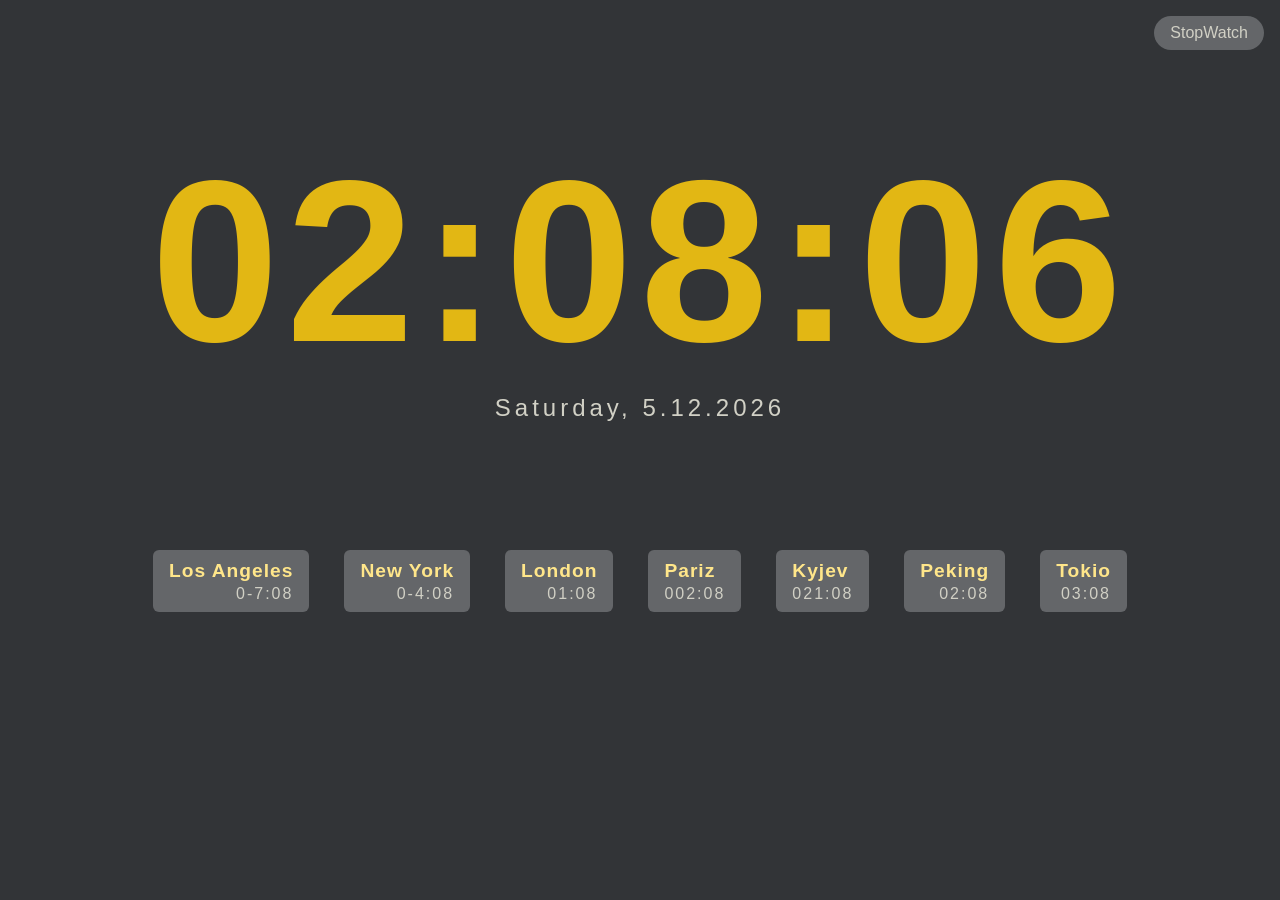
<file: pages/index.html>
<html lang="en">
<head>
    <meta charset="UTF-8">
    <meta http-equiv="X-UA-Compatible" content="IE=edge">
    <meta name="viewport" content="width=device-width, initial-scale=1.0">
    <link rel="stylesheet" href="../css/style.css">
    <link rel="icon" type="image/x-icon" href="../icons/favicon.svg">
    <title id="Title">DigitalClock</title>
</head>
<body>
    <a href="stopwatch.html">StopWatch</a> 
    <div id="displayTimeInDays" class="clock" onload="showTime()">TIME</div>
    <div id="displayTimeInYear" class="date">DATE</div>
    <div class="foreignTimeGroup">
        <div class="foreignTimeContainer">
            <h6>Los Angeles</h6>
            <div id="losAngelesTime" class="foreignTime">TIME</div>
        </div>
        <div class="foreignTimeContainer">
            <h6>New York</h6>
            <div id="newYorkTime" class="foreignTime">TIME</div>
        </div>
        <div class="foreignTimeContainer">
            <h6>London</h6>
            <div id="londonTime" class="foreignTime">TIME</div>
        </div>
        <div class="foreignTimeContainer">
            <h6>Pariz</h6>
            <div id="parizTime" class="foreignTime">TIME</div>
        </div>
        <div class="foreignTimeContainer">
            <h6>Kyjev</h6>
            <div id="kyjevTime" class="foreignTime">TIME</div>
        </div>
        <div class="foreignTimeContainer">
            <h6>Peking</h6>
            <div id="pekingTime" class="foreignTime">TIME</div>
        </div>
        <div class="foreignTimeContainer">
            <h6>Tokio</h6>
            <div id="tokioTime" class="foreignTime">TIME</div>
        </div>
    </div>    

    <script src="../js/script.js"></script>
</body>
</html>
</file>
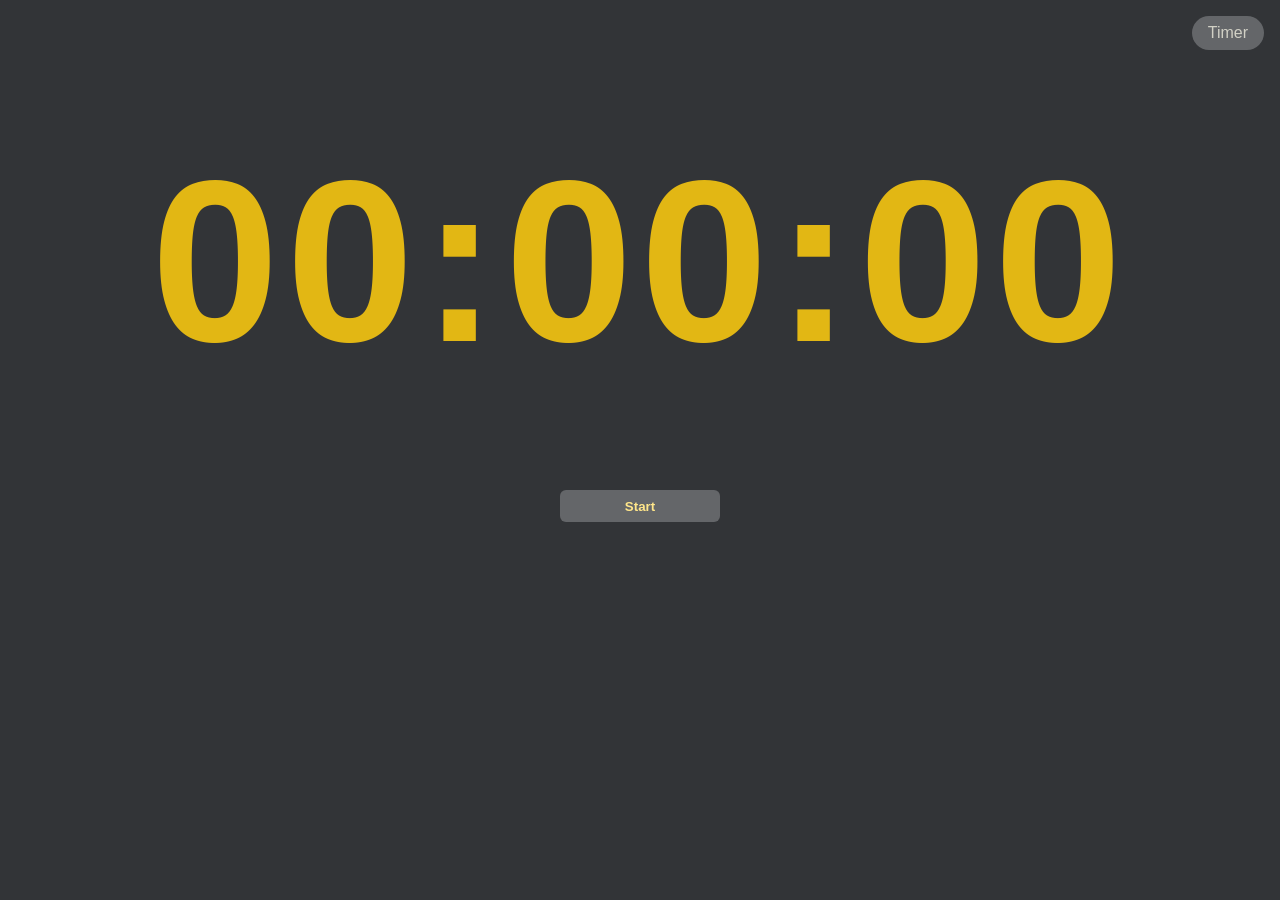
<file: pages/stopwatch.html>
<html lang="en">
<head>
    <meta charset="UTF-8">
    <meta http-equiv="X-UA-Compatible" content="IE=edge">
    <meta name="viewport" content="width=device-width, initial-scale=1.0">
    <link rel="stylesheet" href="../css/style.css">
    <link rel="icon" type="image/x-icon" href="../icons/favicon.svg">
    <title id="Title">Stopwatch</title>
</head>
<a href="index.html">Timer</a> 
    <div id="stopWatchTime" class="clock">00:00:00</div>
    <div class="buttonsGroup">
        <button  onclick="startTimer()">Start</button>
        <button id="stopButton" onclick="stopTimer()" style="display: none;">Stop</button>
        <button id="resetButton" onclick="resetTimer()" style="display: none;">Reset</button>
    </div>
    <script src="../js/stopWatch.js"></script>
</body>
</html>
</file>
<file: css/style.css>
/*#646669;
#d1d0c5;
*/

::-webkit-scrollbar {
    width: 7px;
}
::-webkit-scrollbar-corner {
    background: #646669;
}

::-webkit-scrollbar-thumb {
    background: #646669;
    border-radius: 2px!important;
    transition: .125s;
}

::-webkit-scrollbar-track {
    background: 0 0;
}

@keyframes blendIn {
    0% {
        opacity: 0;
    }
    100% {
        opacity: 100;
    }
  }
@keyframes slideInFromTop {
    0% {
        transform: translateY(-10%);
    }
    100% {
        transform: translateY(0);
    }
  }
.fadeout {
    opacity:0;
}
.fadein {
    opacity:1;
}

body {
    
    background: #323437;
    overflow-x: hidden;
    font-family: Arial,Helvetica,sans-serif;
    animation: 2.5s ease-out 0s 1 blendIn;
}


 a {
    position: absolute;
    right: 1rem;
    top: 1rem;
    padding: 0.5rem 1rem;
    background-color:#646669;
    border-radius: 18px;
    color: #d1d0c5;
    text-decoration: none;
    transition: 0.6s ease;
}
a:hover {
    background-color:#e2b714;
    color: #323437;
}

.clock {
    display: flex;
    justify-content: center;
    align-items: center;
    margin-top: 8rem;
    color: #e2b714;
    font-size: 18vw;
    letter-spacing: 7px;
    font-weight: bold;
    animation: 1s ease-out 0s 1 slideInFromTop;
   /* text-shadow: 1px 1px 1px #011a40; Mozno odobrat*/
}

.date {
    
    display: flex;
    justify-content: center;
    align-items: center;
    color: #d1d0c5;
    font-size: 1.5rem;
    letter-spacing: 4px;
    text-align: center;
    animation: 1s ease-out 0s 1 slideInFromTop;
}
.foreignTimeGroup{
    display: flex;
    justify-content: center;
    align-items: center;
    margin-top: 8rem;
    flex-wrap: wrap;
    gap: 35px;
    animation: 1s ease-out 0s 1 slideInFromTop;
}

.foreignTimeContainer {
    display: inline-block;
    background-color: #646669;
    padding: 0.6rem 1rem;
    border-radius: 6px;
}
h6{
    color: #ffe68a;
    word-break: normal;
    font-size: 1.2rem;
    font-weight: bold;
    letter-spacing: 1px;
    margin: 0;
}
.foreignTime {
    color: #d1d0c5;
    font-size: 1rem;
    letter-spacing: 2px;
    margin-top: .2rem;
    text-align: right;
}


@media only screen and (max-width: 1200px) {
    .date {
        font-size: 1rem;
    }
 }

 /*stopwatch*/
 .buttonsGroup {
    display: flex;
    justify-content: center;
    align-items: center;
    gap: 6rem;
    margin-top: 6rem;
    animation: 1s ease-out 0s 1 slideInFromTop;
    
 }
 .buttonsGroup button {
    cursor: pointer;
    background-color: #646669;
    color:#ffe68a;
    font-weight: bold;
    border: none;
    width: 10rem;
    height: 2rem;
    border-radius: 6px;
    transition: .6s;
 }
 .buttonsGroup button:hover {
    background-color: #323437;
    border: solid #646669 2px;
 }

 .buttonsGroup button:active {
    margin-left: 1px 1px 0;
    box-shadow: -1px -1px 1px #323437;
    outline: 1px solid #323437;
    -moz-outline-radius: 7px;
    color: #323437;
  }
</file>
